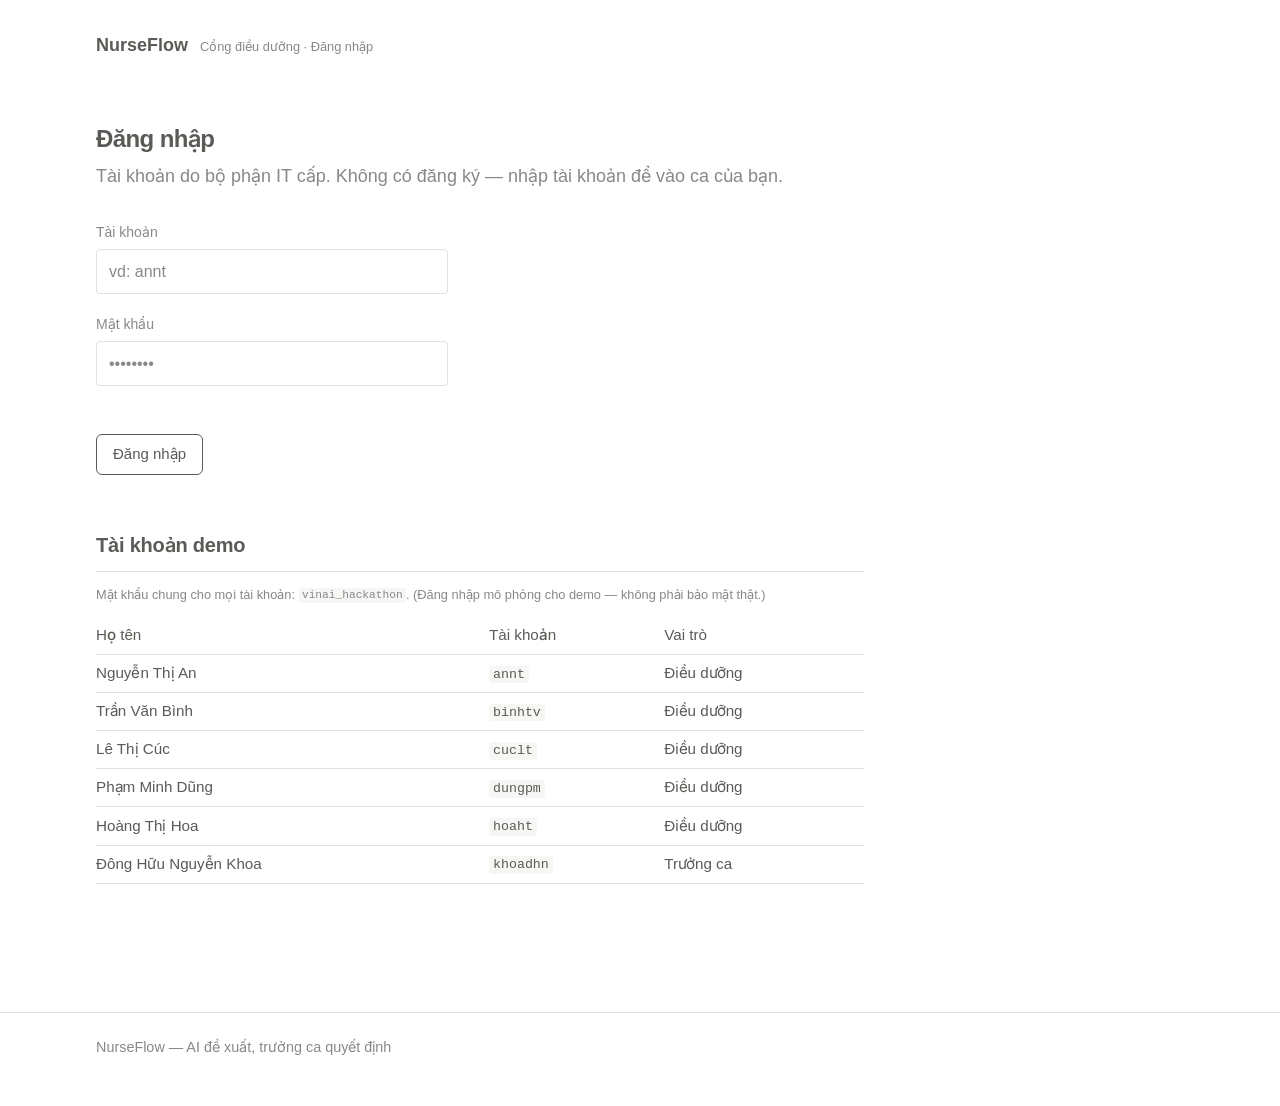
<file: design/wireframes/index.html>
<!doctype html>
<html lang="vi">
<head>
  <meta charset="utf-8">
  <meta name="viewport" content="width=device-width, initial-scale=1">
  <title>NurseFlow — Wireframes</title>
  <script>location.replace("login.html");</script>
  <link rel="stylesheet" href="https://fonts.googleapis.com/css2?family=Inter:wght@400;500;600&display=swap">
  <link rel="stylesheet" href="../../style/style.css">
  <link rel="stylesheet" href="wireframe.css">
</head>
<body>
  <header class="top">
    <div class="brand"><a href="index.html">NurseFlow</a><span class="ctx">Wireframes</span></div>
  </header>

  <main>
    <h1 class="page-h">Wireframe — cổng NurseFlow</h1>
    <p class="page-sub">Hai màn hình mô phỏng (tĩnh), dựng bằng design kit ở <code>style/</code>. Chế độ sáng.
      AI đề xuất kế hoạch; trưởng ca duyệt; điều dưỡng không tự áp dụng.</p>

    <div class="blocks">
      <div class="block-card">
        <a class="bc-main" href="nurse.html">
          <span class="bc-title">Màn hình điều dưỡng →</span>
          <p>Tổng quan nhanh · lịch ca ngang (việc song song ở hai làn) + thứ tự thao tác · chat hỏi/đề xuất. Gói gọn trong một màn hình.</p>
          <div class="bc-meta"><span>cá nhân</span><span>hỏi &amp; đề xuất</span></div>
        </a>
        <div class="pills2"><span class="pill">timeline</span><span class="pill">subtask order</span><span class="pill">chat</span></div>
      </div>
      <div class="block-card">
        <a class="bc-main" href="lead.html">
          <span class="bc-title">Màn hình trưởng ca →</span>
          <p>Tổng quan nhanh · lịch cả ca cho toàn bộ điều dưỡng · duyệt yêu cầu và gửi yêu cầu tới hệ thống.</p>
          <div class="bc-meta"><span>toàn ca</span><span>duyệt &amp; điều phối</span></div>
        </a>
        <div class="pills2"><span class="pill">gantt</span><span class="pill">duyệt</span><span class="pill">chat</span></div>
      </div>
    </div>

    <p class="note" style="margin-top:2.5rem">Tĩnh, không JavaScript — chỉ mô tả bố cục &amp; kiểu cho bạn dựng UI thật.
      Màu/khoảng cách/kiểu chữ lấy từ <code>style/style.css</code>; phần dashboard thêm ở <code>wireframe.css</code>.</p>
  </main>

  <footer>
    <div>NurseFlow — Tôi Yêu Vingroup · L3B</div>
    <div class="row"><a href="nurse.html">Điều dưỡng</a><a href="lead.html">Trưởng ca</a></div>
  </footer>
</body>
</html>
</file>
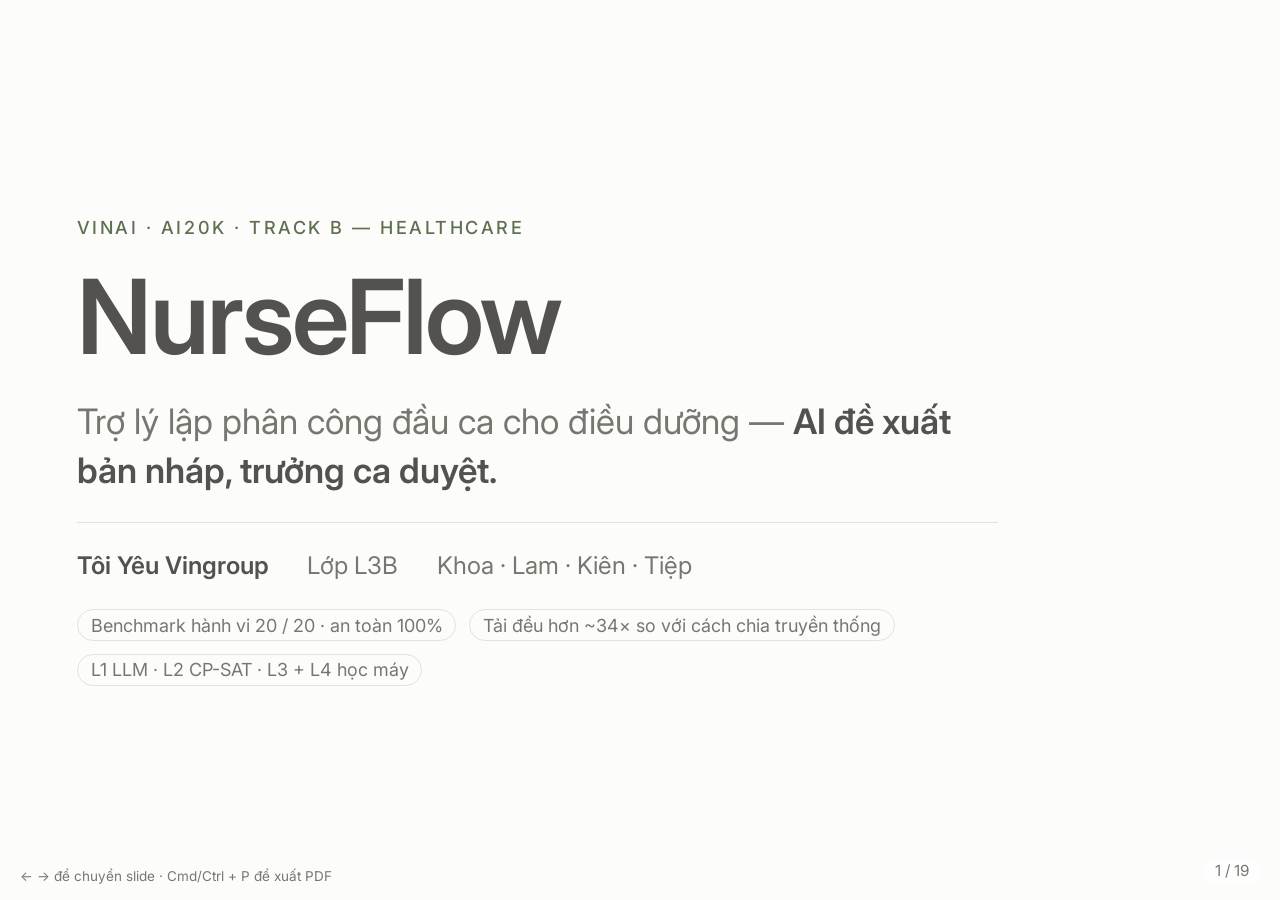
<file: docs/pitch/index.html>
<!doctype html>
<html lang="vi">
<head>
<meta charset="utf-8">
<meta name="viewport" content="width=device-width, initial-scale=1">
<title>NurseFlow — Pitch (technical)</title>
<link rel="stylesheet" href="https://fonts.googleapis.com/css2?family=Inter:wght@400;500;600&display=swap">
<style>
  /* NurseFlow pitch deck — flat/editorial, khớp style kit của web demo.
     Tự chứa, nhẹ, không thư viện. Điều hướng: ← → (hoặc click). In ra PDF: Cmd/Ctrl+P (ngang). */
  :root{
    --bg:#fcfcfb; --fg:#54524e; --muted:#78776f; --border:#e2e2de;
    --card:#fff; --accent:#8fa876; --ink:#5e7050;
  }
  *{box-sizing:border-box;}
  html,body{margin:0;height:100%;}
  body{background:#edece8; color:var(--fg); font-family:"Inter",Arial,sans-serif; font-weight:400; overflow:hidden;}
  .slide{position:absolute; inset:0; display:none; flex-direction:column; justify-content:flex-start; padding:6.5vh 6vw; background:var(--bg);}
  .slide.active{display:flex;}
  .slide.center{justify-content:center;}

  h1{font-size:6.2vh; font-weight:600; letter-spacing:-.02em; margin:0; line-height:1.05;}
  h2{font-size:4.3vh; font-weight:600; letter-spacing:-.015em; margin:0 0 .4em; line-height:1.12;}
  h3{font-size:2.7vh; font-weight:600; margin:0;}
  p{margin:0; font-size:2.5vh; line-height:1.5;}
  .eyebrow{font-size:2vh; font-weight:500; text-transform:uppercase; letter-spacing:.14em; color:var(--ink); margin:0 0 1.2em;}
  .lead{font-size:3.3vh; line-height:1.4; color:var(--muted);}
  .muted{color:var(--muted);} .ink{color:var(--ink);} .b{font-weight:600; color:var(--fg);}
  hr.hair{height:1px; background:var(--border); border:0; width:100%; margin:3vh 0;}
  .foot{margin-top:auto; display:flex; justify-content:space-between; align-items:center; gap:2vw;
        font-size:1.9vh; color:var(--muted); border-top:1px solid var(--border); padding-top:1.8vh;}

  .cards{display:grid; gap:2.2vh 1.8vw;}
  .c2{grid-template-columns:1fr 1fr;} .c3{grid-template-columns:1fr 1fr 1fr;}
  .card{border:1px solid var(--border); border-left:3px solid var(--accent); border-radius:0 12px 12px 0; padding:2.4vh 1.7vw; background:var(--card);}
  .card h3{margin-bottom:.4em;}
  .card p{font-size:2.2vh; line-height:1.4; color:var(--muted); margin-top:.3em;}
  .tag{font-size:1.8vh; font-weight:600; letter-spacing:.08em; text-transform:uppercase; color:var(--ink);}
  .pill{display:inline-block; border:1px solid var(--border); border-radius:999px; padding:.5vh 1vw; font-size:2vh; color:var(--muted);}

  .flow{display:flex; align-items:stretch; gap:.8vw;}
  .flow .step{flex:1; border:1px solid var(--border); border-top:3px solid var(--accent); border-radius:0 0 12px 12px; padding:2.2vh 1.1vw; background:var(--card); display:flex; flex-direction:column;}
  .flow .step .tag{margin-bottom:.4em;} .flow .step p{font-size:2vh; color:var(--muted); line-height:1.32;}
  .flow .arw{align-self:center; color:var(--accent); font-size:3.2vh; flex:none;}

  .clist{margin:1vh 0 0; padding-left:1.1em;} .clist li{font-size:2.2vh; line-height:1.42; margin-bottom:.8vh; color:var(--fg);}
  .ba{display:flex; flex-direction:column; gap:1.6vh; margin-top:1vh;}
  .ba .row{display:flex; align-items:center; gap:.7vw; flex-wrap:wrap;}
  .ba .lab{width:9vw; flex:none; font-size:2vh;}
  .chip{border:1px solid var(--border); border-radius:8px; padding:.8vh .9vw; font-size:2vh; white-space:nowrap; background:var(--card);}
  .chip.r1{border-left:4px solid var(--accent);} .chip.r2{border-left:4px solid var(--muted);}
  .ba .arw{color:var(--accent); font-size:2.3vh;} .ba .note{margin-left:.6vw; font-size:1.9vh;}

  /* figure slides */
  .fig{flex-direction:row; align-items:center; gap:2.6vw;}
  .fig .figwrap{flex:1.4; display:flex; align-items:center; justify-content:center; min-width:0;}
  .fig .figwrap img{width:100%; max-height:76vh; object-fit:contain; border:1px solid var(--border); border-radius:8px; background:#fff;}
  .fig .figtext{flex:1; display:flex; flex-direction:column; min-width:0;}
  .fig .figtext h2{font-size:3.6vh;}
  .fig .figtext ul{margin:1.2vh 0 0; padding-left:1.05em;}
  .fig .figtext li{font-size:2.15vh; line-height:1.4; margin-bottom:1vh;}
  .takeaway{margin-top:auto; border-left:3px solid var(--accent); padding:.4vh 0 .4vh 1vw; font-size:2.2vh; line-height:1.4;}
  .takeaway b{color:var(--ink);}
  .figrow{display:flex; gap:1.6vw; width:100%;}
  .figrow figure{margin:0; flex:1; display:flex; flex-direction:column; gap:.8vh;}
  .figrow img{width:100%; max-height:52vh; object-fit:contain; border:1px solid var(--border); border-radius:8px; background:#fff;}
  .figrow figcaption{font-size:1.9vh; color:var(--muted); text-align:center;}

  .grid-stats{display:grid; grid-template-columns:1fr 1fr; gap:2.6vh 4vw; margin-top:1vh;}
  .stat{font-size:6.6vh; font-weight:600; line-height:1; letter-spacing:-.02em;}
  .stat .u{font-size:2.5vh; color:var(--muted); font-weight:400; letter-spacing:0;}
  .statlab{font-size:2.2vh; color:var(--muted); margin-top:.4em;}
  .bars{display:flex; flex-direction:column; gap:1.5vh; margin-top:.5vh;}
  .barrow{display:grid; grid-template-columns:24vw 1fr 7vw; align-items:center; gap:1.2vw; font-size:2.2vh;}
  .bar{height:3.2vh; border-radius:5px;} .bar.base{background:var(--border);} .bar.us{background:var(--accent);}

  table{width:100%; border-collapse:collapse; font-size:2.3vh;}
  th,td{text-align:left; padding:1.3vh .9vw; border-bottom:1px solid var(--border);}
  th{font-weight:500; color:var(--muted); font-size:1.8vh; text-transform:uppercase; letter-spacing:.06em;}
  td .k{font-weight:600; color:var(--fg);}

  .counter{position:fixed; right:1.6vw; bottom:1.8vh; font-size:1.7vh; color:var(--muted); background:rgba(255,255,255,.72); padding:.4vh .8vw; border-radius:999px; z-index:10;}
  .hint{position:fixed; left:1.6vw; bottom:1.8vh; font-size:1.5vh; color:var(--muted); z-index:10;}

  @media print{
    @page{size:landscape;}
    body{overflow:visible; background:#fff;}
    .slide{position:relative; inset:auto; display:flex!important; height:100vh; page-break-after:always;}
    .counter,.hint{display:none;}
  }
</style>
</head>
<body>

<!-- 1 · Cover -->
<section class="slide center active">
  <p class="eyebrow">VinAI · AI20K · Track B — Healthcare</p>
  <h1 style="font-size:11.5vh; margin-bottom:.25em;">NurseFlow</h1>
  <p class="lead" style="font-size:3.9vh; max-width:72vw;">Trợ lý lập phân công đầu ca cho điều dưỡng — <span class="b">AI đề xuất bản nháp, trưởng ca duyệt.</span></p>
  <hr class="hair" style="max-width:72vw;">
  <div style="display:flex; gap:3vw; align-items:baseline; font-size:2.7vh;">
    <span class="b">Tôi Yêu Vingroup</span><span class="muted">Lớp L3B</span><span class="muted">Khoa · Lam · Kiên · Tiệp</span>
  </div>
  <div style="display:flex; gap:1vw; margin-top:3.2vh; flex-wrap:wrap;">
    <span class="pill">Benchmark hành vi 20 / 20 · an toàn 100%</span>
    <span class="pill">Tải đều hơn ~34× so với cách chia truyền thống</span>
    <span class="pill">L1 LLM · L2 CP-SAT · L3 + L4 học máy</span>
  </div>
</section>

<!-- 2 · Problem -->
<section class="slide">
  <p class="eyebrow">Vấn đề</p>
  <h2>Đầu mỗi ca, việc chia công việc vẫn làm bằng tay</h2>
  <p class="lead" style="margin:-.2em 0 1.5vh;">Trưởng ca phải cân nhắc kỹ năng, tải và giờ nghỉ của cả kíp trong vài phút — chủ yếu dựa vào kinh nghiệm.</p>
  <div class="cards c2">
    <div class="card"><h3>Tải lệch giữa các điều dưỡng</h3><p>Người gánh quá nhiều, người lại rảnh — ảnh hưởng chất lượng chăm sóc.</p></div>
    <div class="card"><h3>Việc giao chưa khớp kỹ năng</h3><p>Việc cần kỹ năng chuyên biệt rơi vào người chưa đủ năng lực là rủi ro trực tiếp cho người bệnh.</p></div>
    <div class="card"><h3>Giờ nghỉ khó được bảo đảm</h3><p>Muốn ai cũng có giờ nghỉ mà vẫn đủ người trực là bài toán không dễ nhẩm.</p></div>
    <div class="card"><h3>Khó giải thích, khó rà soát</h3><p>Không có căn cứ rõ ràng để trưởng ca kiểm lại nhanh một phương án.</p></div>
  </div>
  <div class="foot"><span>Áp lực này có bằng chứng từ khảo sát MatchRN và dữ liệu MIMIC — số thật, không bịa.</span></div>
</section>

<!-- 3 · Design principles -->
<section class="slide">
  <p class="eyebrow">Nguyên tắc thiết kế</p>
  <h2>Bốn nguyên tắc xuyên suốt</h2>
  <div class="cards c2" style="margin-top:1vh;">
    <div class="card"><div class="tag">01 · Người quyết định</div><h3 style="margin-top:.35em;">AI chỉ đưa bản nháp</h3><p>Trưởng ca duyệt mới áp dụng; điều dưỡng không tự thay đổi kế hoạch.</p></div>
    <div class="card"><div class="tag">02 · An toàn trước hết</div><h3 style="margin-top:.35em;">Biết từ chối, biết hỏi lại</h3><p>Không đụng tới quyết định lâm sàng; thiếu dữ liệu thì hỏi, tuyệt đối không tự điền.</p></div>
    <div class="card"><div class="tag">03 · Tối ưu làm lõi</div><h3 style="margin-top:.35em;">Đúng công cụ cho từng việc</h3><p>Bài toán xếp lịch là tối ưu tổ hợp — không nhồi tất cả vào một mạng nơ-ron.</p></div>
    <div class="card"><div class="tag">04 · Trung thực</div><h3 style="margin-top:.35em;">Số liệu và đánh giá minh bạch</h3><p>Mọi con số đều có nguồn; bộ đề đánh giá được khoá; không chỉnh kết quả cho đẹp.</p></div>
  </div>
</section>

<!-- 4 · Architecture -->
<section class="slide">
  <p class="eyebrow">Kiến trúc</p>
  <h2>Bốn tầng, mỗi tầng một việc rõ ràng</h2>
  <div class="flow" style="margin-top:2vh;">
    <div class="step"><div class="tag">Nhập ca</div><h3 style="margin:.3em 0;">Ngôn ngữ tự nhiên</h3><p>Trưởng ca mô tả kíp trực và danh sách việc.</p></div>
    <div class="arw">→</div>
    <div class="step"><div class="tag">L1 · LLM</div><h3 style="margin:.3em 0;">Điều phối</h3><p>Hiểu yêu cầu, từ chối hoặc hỏi lại, rồi gọi công cụ và giải thích.</p></div>
    <div class="arw">→</div>
    <div class="step"><div class="tag">L3 → L2</div><h3 style="margin:.3em 0;">Ước lượng → xếp lịch</h3><p>L3 điền thời lượng việc; L2 (CP-SAT) xếp lịch tối ưu và khả thi.</p></div>
    <div class="arw">→</div>
    <div class="step"><div class="tag">Kiểm & duyệt</div><h3 style="margin:.3em 0;">Bản nháp</h3><p>Validator soát 0 vi phạm kỹ năng/coverage, rồi chờ trưởng ca duyệt.</p></div>
  </div>
  <div class="foot"><span><span class="b ink">L4 · phân bậc bệnh nhân + baseline</span> chạy trên đúng ca đó, qua cùng validator, để làm mốc đối chứng.</span><span>con người trong vòng lặp</span></div>
</section>

<!-- 5 · L2 engine formulation -->
<section class="slide">
  <p class="eyebrow">Giải pháp · Engine xếp lịch (L2)</p>
  <h2>Xếp lịch là bài toán tối ưu — giải bằng CP-SAT</h2>
  <div class="cards c2" style="margin-top:1vh;">
    <div class="card">
      <div class="tag">Ràng buộc cứng — không được phạm</div>
      <ul class="clist">
        <li>Đúng kỹ năng, cấp độ và khu vực</li>
        <li>Trong cửa giờ việc &amp; khả dụng của điều dưỡng</li>
        <li>Không chồng lịch (việc + di chuyển + nghỉ)</li>
        <li>Không vượt capacity từng người</li>
        <li>Đủ coverage tối thiểu theo khu · giờ</li>
        <li>Mỗi người đúng một giờ nghỉ được bảo vệ</li>
      </ul>
    </div>
    <div class="card">
      <div class="tag">Mục tiêu mềm — theo thứ tự ưu tiên</div>
      <ul class="clist">
        <li><span class="b">1 ·</span> Hạ đỉnh tải — người bận nhất nhẹ nhất có thể</li>
        <li><span class="b">2 ·</span> Cân bằng tải đều giữa mọi người</li>
        <li><span class="b">3 ·</span> Gom việc tương thích + giảm phút di chuyển</li>
      </ul>
      <p style="font-size:2vh; color:var(--muted); margin-top:1.2vh;">Ưu tiên bậc thang: an toàn trước, rồi mới tới cân bằng và gọn lịch.</p>
    </div>
  </div>
  <div class="foot"><span>Google OR-Tools (CP-SAT) · giới hạn 10 giây · seed cố định → kết quả tất định.</span><span>Validator độc lập duyệt lại mọi bản nháp.</span></div>
</section>

<!-- 6 · Work clustering -->
<section class="slide">
  <p class="eyebrow">Giải pháp · Gom việc</p>
  <h2>Gom việc tương thích để bớt chạy qua lại</h2>
  <p class="lead" style="font-size:2.9vh; margin:-.2em 0 1.5vh; max-width:84vw;">Mỗi việc có một “nhóm tương thích” = <span class="b">(phòng · loại việc · thiết bị)</span>. Engine phạt mỗi lần đổi nhóm và mỗi phút chuyển phòng, nên việc cùng chỗ và cùng loại được xếp liền nhau.</p>
  <div class="ba">
    <div class="row">
      <span class="lab muted">Ngây thơ</span>
      <span class="chip r1">P1 · tiêm</span><span class="arw">→</span>
      <span class="chip r2">P2 · thay băng</span><span class="arw">→</span>
      <span class="chip r1">P1 · đo dấu hiệu</span><span class="arw">→</span>
      <span class="chip r2">P2 · tiêm</span>
      <span class="note muted">3 lần đổi phòng</span>
    </div>
    <div class="row">
      <span class="lab ink b">Gom việc</span>
      <span class="chip r1">P1 · tiêm</span><span class="arw">→</span>
      <span class="chip r1">P1 · đo dấu hiệu</span><span class="arw">→</span>
      <span class="chip r2">P2 · thay băng</span><span class="arw">→</span>
      <span class="chip r2">P2 · tiêm</span>
      <span class="note ink b">1 lần đổi phòng</span>
    </div>
  </div>
  <p class="takeaway" style="margin-top:3vh;">Vẫn thỏa mọi ràng buộc an toàn, nhưng <b>ít đi lại, ít chuyển ngữ cảnh</b> và tải đều hơn — đây chính là nguồn gốc của CV 0.009 và overhead thấp.</p>
  <div class="foot"><span>Khu vực: <span class="ink">▎</span> Phòng 1 &nbsp; <span class="muted">▎</span> Phòng 2</span><span>cùng cơ chế cho thiết bị và loại chăm sóc</span></div>
</section>

<!-- 7 · AI/ML brain -->
<section class="slide">
  <p class="eyebrow">Trí tuệ của hệ thống</p>
  <h2>Một bộ não gồm ba lớp, mỗi lớp một kiểu AI</h2>
  <div class="cards c3" style="margin-top:1vh;">
    <div class="card"><div class="tag">L1 · LLM</div><h3 style="margin-top:.35em;">Điều phối hội thoại</h3><p>Hiểu tiếng Việt tự nhiên, từ chối việc lâm sàng, hỏi khi thiếu và giải thích phương án. Chạy được với OpenAI, Claude, Gemini hay Ollama.</p></div>
    <div class="card"><div class="tag">L3 · Hồi quy</div><h3 style="margin-top:.35em;">Ước lượng thời lượng</h3><p>Học trên dữ liệu phòng mổ thật (Zenodo). Thực tế chạy nội trú dùng bảng tra có nguồn (Simmons) và hỏi lại khi thiếu.</p></div>
    <div class="card"><div class="tag">L4 · KMeans</div><h3 style="margin-top:.35em;">Phân bậc bệnh nhân</h3><p>Gom cụm không giám sát theo acuity + ADL + cách ly; điểm cắt bậc do dữ liệu quyết. Ship kèm quy tắc dự phòng.</p></div>
  </div>
  <div class="foot"><span>Không có dữ liệu gán nhãn workload cho bệnh nhân → chọn phương pháp trung thực (clustering + bảng tra), thay vì dựng một mô hình supervised không có nhãn.</span></div>
</section>

<!-- Data provenance -->
<section class="slide">
  <p class="eyebrow">Dữ liệu · Nguồn &amp; kiểm chứng</p>
  <h2>Mọi con số đều truy được về nguồn</h2>
  <table style="margin-top:1.5vh; font-size:2.15vh;">
    <tr><th>Nguồn</th><th>Vai trò</th><th>Giấy phép · kiểm chứng</th></tr>
    <tr><td><span class="k">Zenodo 20754938</span> — time-motion phòng mổ</td><td>Huấn luyện &amp; EDA L3</td><td>CC-BY-4.0 · MD5 78e04e… khớp, pipeline tái lập được</td></tr>
    <tr><td><span class="k">Simmons 2025</span>, Table 3 (jgs.19507)</td><td>Bảng tra thời lượng nội trú</td><td>9 dòng đối chiếu nguyên văn bài báo</td></tr>
    <tr><td><span class="k">McGill workload tool</span> (Borealis)</td><td>Phân bậc bệnh nhân L4</td><td>CC0 · MD5 52af91… · 113 item</td></tr>
    <tr><td><span class="k">MatchRN v1.0.0</span> (Zenodo 15248072)</td><td>Bằng chứng áp lực ca</td><td>MD5 của CSV / codebook / readme đều khớp</td></tr>
    <tr><td><span class="k">MIMIC-IV / eICU demo</span> (PhysioNet)</td><td>Bối cảnh lâm sàng</td><td>ODbL — chỉ giữ số thống kê, không chép dữ liệu thô</td></tr>
  </table>
  <div class="foot"><span>Giới hạn (<span class="b">not_verified</span>) của từng nguồn cũng ghi lại trong <span class="b">data/reference/preliminary_sources.json</span>.</span><span>không bịa số · không trộn nguồn</span></div>
</section>

<!-- 6 · Methodology -->
<section class="slide">
  <p class="eyebrow">Cách huấn luyện &amp; kiểm thử</p>
  <h2>Làm chặt tay, và ghi lại cả kết quả không đẹp</h2>
  <div class="cards c2" style="margin-top:1vh;">
    <div class="card"><h3>Dữ liệu thật, không cắt gọt</h3><p>2.192 lượt hoạt động của 37 điều dưỡng phòng mổ (Zenodo). Giữ nguyên toàn bộ outlier, không xóa để giảm sai số.</p></div>
    <div class="card"><h3>Đánh giá tránh rò rỉ</h3><p>Chia fold theo nhân viên (GroupKFold) và tách holdout theo thời gian — không ai vừa ở train vừa ở test.</p></div>
    <div class="card"><h3>Thử 7 mô hình</h3><p>Ba baseline median → Ridge, Random Forest, Gradient Boosting và một mạng nơ-ron (MLP). Seed cố định, cấu hình cố định.</p></div>
    <div class="card"><h3>Tách nghiên cứu khỏi sản phẩm</h3><p>Model phòng mổ chỉ để nghiên cứu (metadata <span class="b">production: false</span>). Nội trú dùng bảng tra có nguồn.</p></div>
  </div>
  <div class="foot"><span>Các slide sau là kết quả thật từ <span class="b">docs/figures/</span>.</span><span>scikit-learn · GroupKFold(5) · seed 42</span></div>
</section>

<!-- 7 · EDA 01 -->
<section class="slide fig">
  <div class="figwrap"><img src="../figures/eda_01_activity_duration.png" alt="Phân phối thời lượng và cơ cấu hoạt động điều dưỡng phòng mổ"></div>
  <div class="figtext">
    <p class="eyebrow">Dữ liệu · EDA</p>
    <h2>Thời lượng công việc lệch rất mạnh</h2>
    <ul>
      <li>Mỗi nhóm việc có trung vị và đuôi dài khác hẳn nhau — từ vài phút tới hàng trăm phút.</li>
      <li>Nhiều outlier; nhóm giữ lại tất cả để phản ánh đúng độ biến thiên.</li>
      <li>Tổng thời gian còn được bóc theo từng giờ trong ca.</li>
    </ul>
    <p class="takeaway">Không thể gán một con số chung cho mọi việc → <b>cần ước lượng theo loại việc</b>, và phải lường trước phương sai lớn.</p>
  </div>
</section>

<!-- 8 · EDA 02 -->
<section class="slide fig">
  <div class="figwrap"><img src="../figures/eda_02_hourly_and_validation.png" alt="Phân bố công việc theo giờ và kiểm chứng sai số dự đoán"></div>
  <div class="figtext">
    <p class="eyebrow">Dữ liệu · EDA</p>
    <h2>Nhu cầu dồn theo giờ</h2>
    <ul>
      <li>Việc bắt đầu dồn vào khung cao điểm (quanh 09–10h) — đúng chỗ dễ vỡ lịch và cắt giờ nghỉ.</li>
      <li>Bên phải là cách kiểm chứng sai số dự đoán trên tập đánh giá.</li>
    </ul>
    <p class="takeaway">Lịch phải bám cao điểm để bảo vệ giờ nghỉ; và <b>đánh giá phải tránh rò rỉ</b> giữa train và test.</p>
  </div>
</section>

<!-- EDA results (numbers) -->
<section class="slide">
  <p class="eyebrow">Dữ liệu · Kết quả EDA</p>
  <h2>Làm sạch minh bạch, giữ nguyên độ biến thiên</h2>
  <div style="display:flex; gap:3vw; margin-top:1.5vh; align-items:flex-start;">
    <div style="flex:1;">
      <div class="cards" style="grid-template-columns:1fr; gap:1.5vh;">
        <div class="card"><h3 style="font-size:3.4vh; color:var(--ink);">11.074 → 2.380</h3><p>segment thô → episode làm việc (bỏ 1 dòng trùng, gộp hoạt động liên tục)</p></div>
        <div class="card"><h3 style="font-size:3.4vh; color:var(--ink);">37 · 168</h3><p>nhân viên · ca-người (staff-shift) — 46 nhãn việc, 13 nhóm</p></div>
        <div class="card"><h3 style="font-size:3.4vh; color:var(--ink);">09–10h</h3><p>khung cao điểm — 331 lượt bắt đầu việc trong tuần</p></div>
      </div>
    </div>
    <div style="flex:1; display:flex; flex-direction:column;">
      <h3 style="margin-bottom:1vh;">Trung vị thời lượng theo nhóm việc</h3>
      <table style="font-size:2.1vh;">
        <tr><th>Nhóm việc</th><th>Số lượt</th><th>Trung vị</th></tr>
        <tr><td>procedure_care</td><td>430</td><td>78,5′</td></tr>
        <tr><td>break (giờ nghỉ)</td><td>188</td><td>59′</td></tr>
        <tr><td>prep_setup</td><td>480</td><td>20′</td></tr>
        <tr><td>cleanup</td><td>354</td><td>19,5′</td></tr>
        <tr><td>documentation</td><td>95</td><td>15′</td></tr>
        <tr><td>handover (bàn giao)</td><td>211</td><td>9′</td></tr>
      </table>
    </div>
  </div>
  <div class="foot"><span>840 segment thiếu giờ kết thúc ca → giữ dạng unknown, không điền bừa.</span><span>Tái lập được: checksum + seed cố định.</span></div>
</section>

<!-- 9 · L3 distribution + model comparison -->
<section class="slide">
  <p class="eyebrow">L3 · Huấn luyện</p>
  <h2>Thử cả mạng nơ-ron — baseline vẫn thắng</h2>
  <div class="figrow" style="margin-top:1.5vh;">
    <figure><img src="../figures/l3_01_duration_distribution.png" alt="Phân phối thời lượng công việc, lệch phải mạnh"><figcaption>Target lệch phải mạnh — trung vị 19′, đuôi kéo tới 423′.</figcaption></figure>
    <figure><img src="../figures/l3_02_model_comparison.png" alt="So sánh sai số của bảy mô hình ước lượng thời lượng"><figcaption>7 mô hình — không model ML/DL nào thắng median về MAE.</figcaption></figure>
  </div>
  <p class="takeaway" style="margin-top:2vh;">Dữ liệu chỉ có một feature phân loại nên mọi model hội tụ về trung bình theo hoạt động — kể cả MLP. Bài học trung thực: <b>baseline đơn giản là đủ</b>, và chúng tôi ghi lại đúng như vậy.</p>
  <div class="foot"><span>GroupKFold(5) theo nhân viên · seed 42 · giữ nguyên outlier</span></div>
</section>

<!-- 10 · L3 predictions + residuals -->
<section class="slide" style="justify-content:flex-start;">
  <p class="eyebrow">L3 · Phân tích sai số</p>
  <h2>Median đoán thiếu tổng workload</h2>
  <div class="figrow" style="margin-top:1.5vh;">
    <figure><img src="../figures/l3_03_actual_vs_predicted.png" alt="Thực tế so với dự đoán"><figcaption>Thực tế vs dự đoán — việc dài (ca mổ) bị đoán thiếu.</figcaption></figure>
    <figure><img src="../figures/l3_04_residuals.png" alt="Phân bố residual của dự đoán"><figcaption>Residual — median lệch âm một cách hệ thống.</figcaption></figure>
  </div>
  <p class="takeaway" style="margin-top:2vh;">Median thiếu ~<b>7,7 phút/lượt</b>, cộng dồn cả ca thì free time bị tính dư. Ridge kéo bias về ~0 — quan trọng cho việc <b>tính đúng giờ nghỉ</b>.</p>
  <div class="foot"><span>GroupKFold theo nhân viên · gộp 2.192 dự đoán out-of-fold</span></div>
</section>

<!-- 11 · L3 error by task type -->
<section class="slide fig">
  <div class="figwrap"><img src="../figures/l3_05_error_by_task_type.png" alt="Sai số MAE theo từng loại hoạt động"></div>
  <div class="figtext">
    <p class="eyebrow">L3 · Phân tích sai số</p>
    <h2>Sai số nằm ở việc dài, khó đoán</h2>
    <ul>
      <li>MAE lớn nhất ở Scrub Nursing, Circulating Nursing, Shift Leader — các việc dài và biến thiên mạnh.</li>
      <li>Thời lượng của chúng phụ thuộc ca mổ, mà dữ liệu không có thông tin đó.</li>
    </ul>
    <p class="takeaway">Phần khó không phải việc thường quy mà là <b>việc dài phụ thuộc bối cảnh</b> — cần thêm dữ liệu để thu hẹp.</p>
  </div>
</section>

<!-- 12 · L3 underestimate -> free time -->
<section class="slide fig">
  <div class="figwrap"><img src="../figures/l3_06_underestimate_free_time.png" alt="Ảnh hưởng của đánh giá thiếu tới quỹ giờ nghỉ"></div>
  <div class="figtext">
    <p class="eyebrow">L3 · Ý nghĩa thiết kế</p>
    <h2>Đoán thiếu thời lượng → đe doạ giờ nghỉ</h2>
    <ul>
      <li>Mô phỏng: nếu ước lượng thiếu, xác suất quỹ nghỉ còn &lt; 30 phút tăng vọt.</li>
      <li>Estimator có bias ~0 (Ridge) an toàn hơn median ở mọi mức kế hoạch.</li>
    </ul>
    <p class="takeaway">Chọn mô hình phải nhìn <b>bias ở mức tổng cả ca</b>, không chỉ MAE từng việc — để bảo vệ giờ nghỉ.</p>
  </div>
</section>

<!-- 13 · L4 clusters -->
<section class="slide fig">
  <div class="figwrap"><img src="../figures/l4_patient_clusters.png" alt="Silhouette, phân bố điểm workload và bản đồ bậc bệnh nhân từ KMeans"></div>
  <div class="figtext">
    <p class="eyebrow">L4 · Phân bậc bệnh nhân</p>
    <h2>KMeans tìm bậc tải từ dữ liệu</h2>
    <ul>
      <li>Không có nhãn workload → gom cụm <span class="b">không giám sát</span> trên điểm acuity + ADL + cách ly.</li>
      <li>Silhouette chọn số cụm; điểm cắt giữa các bậc do dữ liệu quyết, không chọn tay.</li>
      <li>Ship kèm quy tắc dự phòng nên chạy được cả khi thiếu thư viện.</li>
    </ul>
    <p class="takeaway">Dùng clustering trung thực <b>thay vì bịa</b> một mô hình supervised khi không có nhãn.</p>
  </div>
</section>

<!-- 14 · Results -->
<section class="slide">
  <p class="eyebrow">Kết quả</p>
  <h2>Số đo được, không phải tính từ</h2>
  <div class="grid-stats">
    <div>
      <div class="stat">17 → <span class="ink">20</span>/20 <span class="u">(100%)</span></div>
      <div class="statlab">Benchmark hội thoại (gemini-flash-lite) sau một vòng cải tiến L1 · an toàn kỹ năng 100% · từ chối đúng 100%</div>
    </div>
    <div>
      <div class="stat">182 <span class="u">test pass</span></div>
      <div class="statlab">Toàn bộ unit/integration test của 4 tầng đều xanh</div>
    </div>
  </div>
  <h3 style="margin:2.6vh 0 1vh;">Cân bằng tải (CV — càng thấp càng đều), trên cùng một ca</h3>
  <div class="bars">
    <div class="barrow"><span class="muted">Truyền thống · chia theo đầu bệnh nhân</span><div class="bar base" style="width:86%;"></div><span>0.309</span></div>
    <div class="barrow"><span class="muted">Truyền thống · theo acuity</span><div class="bar base" style="width:100%;"></div><span>0.357</span></div>
    <div class="barrow"><span class="b">NurseFlow · CP-SAT</span><div class="bar us" style="width:2.5%;"></div><span class="ink b">0.009</span></div>
  </div>
  <div class="foot"><span>Đều hơn ~34× · 0 vi phạm kỹ năng và coverage (validator)</span><span>ca demo: 5 điều dưỡng · 20 bệnh nhân · 24 việc</span></div>
</section>

<!-- 15 · Demo handoff -->
<section class="slide center">
  <p class="eyebrow">Demo trực tiếp</p>
  <h2 style="font-size:5.2vh;">Mời xem trên cổng web</h2>
  <div class="cards c3" style="margin:2vh 0 2.8vh;">
    <div class="card"><h3>Đăng nhập theo vai</h3><p>Điều dưỡng chỉ thấy ca của mình; trưởng ca thấy cả kíp.</p></div>
    <div class="card"><h3>AI tự giải thích</h3><p>Lời giải thích kế hoạch bằng tiếng Việt, từ model thật.</p></div>
    <div class="card"><h3>Trưởng ca duyệt</h3><p>Mọi thay đổi là bản nháp chờ duyệt — không tự áp dụng.</p></div>
  </div>
  <p class="lead" style="font-size:3.5vh; color:var(--fg);"><span class="b">AI đề xuất, trưởng ca quyết định</span> — điều dưỡng không tự áp dụng.</p>
  <p class="eyebrow" style="margin:2.2vh 0 0; color:var(--muted);">→ Chuyển sang trình duyệt: design/wireframes/login.html</p>
</section>

<div class="counter">1 / 19</div>
<div class="hint">← → để chuyển slide · Cmd/Ctrl + P để xuất PDF</div>

<script>
  var slides = [].slice.call(document.querySelectorAll('.slide'));
  var i = 0, counter = document.querySelector('.counter');
  function show(n){
    i = Math.max(0, Math.min(slides.length - 1, n));
    slides.forEach(function(s, k){ s.classList.toggle('active', k === i); });
    counter.textContent = (i + 1) + ' / ' + slides.length;
    try { location.hash = 's' + (i + 1); } catch (e) {}
  }
  addEventListener('keydown', function(e){
    if (['ArrowRight',' ','PageDown','Enter'].indexOf(e.key) > -1){ show(i + 1); e.preventDefault(); }
    else if (['ArrowLeft','PageUp'].indexOf(e.key) > -1){ show(i - 1); e.preventDefault(); }
    else if (e.key === 'Home'){ show(0); } else if (e.key === 'End'){ show(slides.length - 1); }
  });
  addEventListener('click', function(e){ if (!e.target.closest('a')) show(i + 1); });
  var m = /s(\d+)/.exec(location.hash); show(m ? (+m[1] - 1) : 0);
</script>
</body>
</html>
</file>
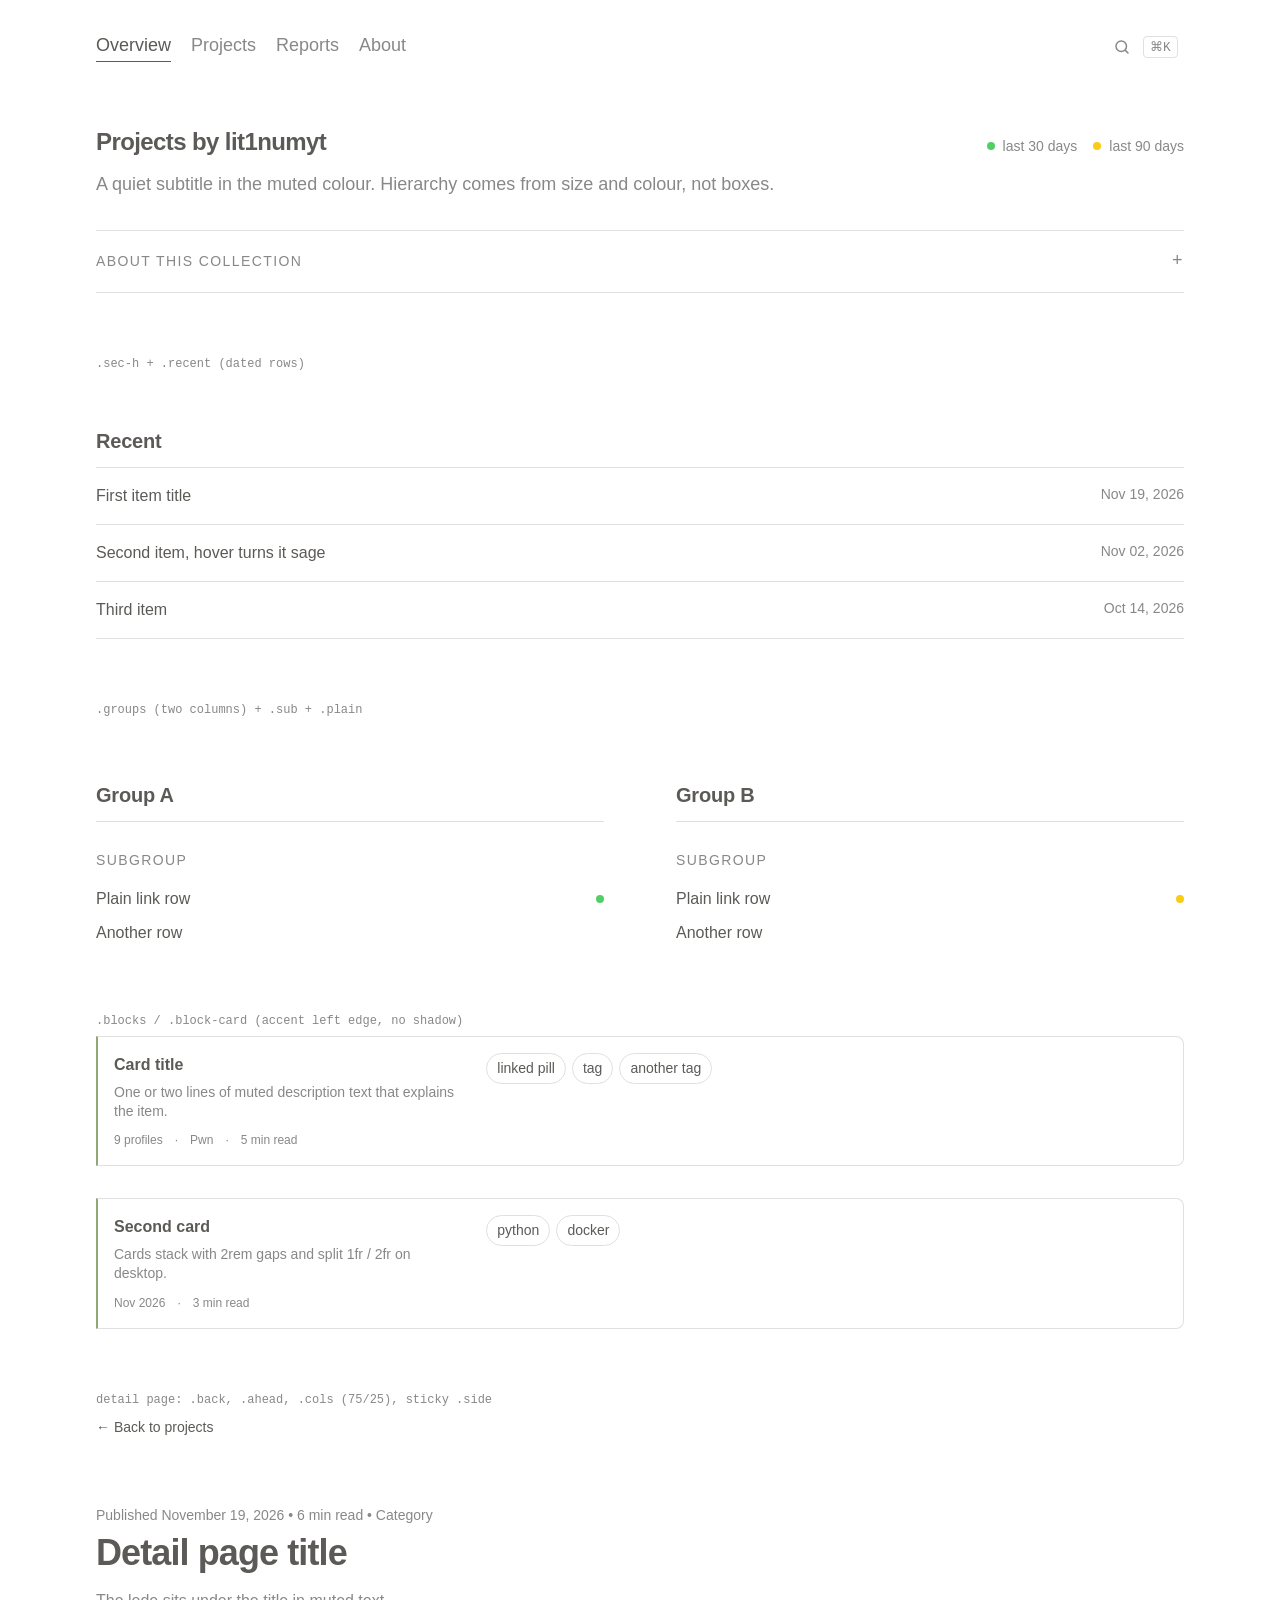
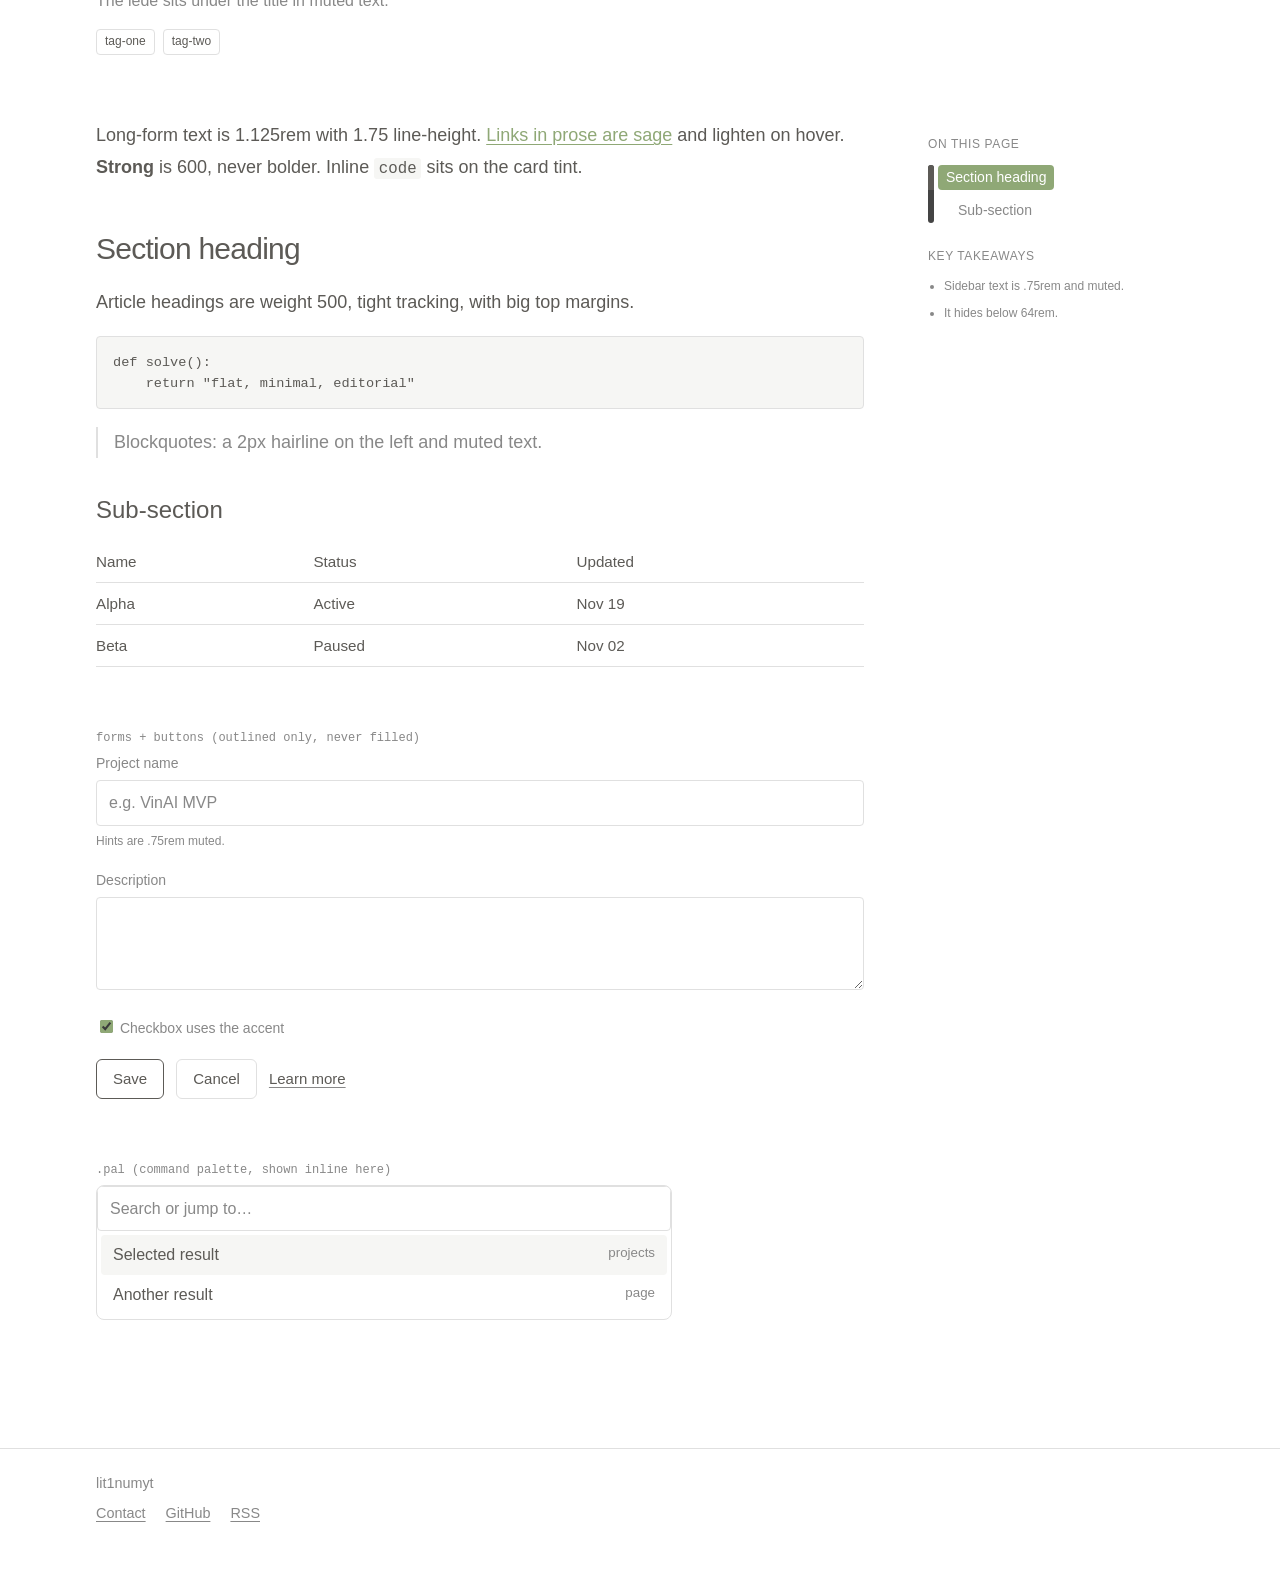
<file: style/example.html>
<!doctype html>
<html lang="en">
<head>
  <meta charset="utf-8">
  <meta name="viewport" content="width=device-width, initial-scale=1">
  <title>Style Reference</title>
  <link rel="stylesheet" href="https://fonts.googleapis.com/css2?family=Inter:wght@400;500;600&display=swap">
  <link rel="stylesheet" href="style.css">
  <style>
    /* page-only helper: label each specimen */
    .spec { font: .75rem var(--font-mono); color: var(--muted); margin: 4rem 0 .5rem; }
    .demo-pal { position: static; background: none; padding: 0; justify-content: flex-start; }
  </style>
</head>
<body>
  <!-- Header: text nav left, search right. No logo, no bar background. -->
  <header class="top">
    <nav aria-label="Primary">
      <a href="#" aria-current="page">Overview</a><a href="#">Projects</a><a href="#">Reports</a><a href="#">About</a>
    </nav>
    <button class="search" aria-label="Open search">
      <svg width="18" height="18" viewBox="0 0 24 24" fill="none" stroke="currentColor" stroke-width="2" stroke-linecap="round" aria-hidden="true"><circle cx="11" cy="11" r="7"/><path d="m20 20-3.5-3.5"/></svg>
      <span class="kbd">⌘K</span>
    </button>
  </header>

  <main class="wide">
    <!-- List page opening: small heading, muted subtitle, optional legend -->
    <div class="headrow">
      <h1 class="page-h">Projects by lit1numyt</h1>
      <p class="legend"><span><i class="dot recent"></i>last 30 days</span><span><i class="dot fresh"></i>last 90 days</span></p>
    </div>
    <p class="page-sub">A quiet subtitle in the muted colour. Hierarchy comes from size and colour, not boxes.</p>

    <details class="about"><summary>About this collection</summary><p>Accordion: hairlines above and below, uppercase eyebrow, +/− on the right.</p></details>

    <p class="spec">.sec-h + .recent (dated rows)</p>
    <h2 class="sec-h">Recent</h2>
    <ol class="recent">
      <li><a href="#"><span>First item title</span><time>Nov 19, 2026</time></a></li>
      <li><a href="#"><span>Second item, hover turns it sage</span><time>Nov 02, 2026</time></a></li>
      <li><a href="#"><span>Third item</span><time>Oct 14, 2026</time></a></li>
    </ol>

    <p class="spec">.groups (two columns) + .sub + .plain</p>
    <div class="groups">
      <section><h2 class="sec-h">Group A</h2><h3 class="sub">Subgroup</h3>
        <ul class="plain"><li><a href="#"><span>Plain link row</span><i class="dot recent"></i></a></li><li><a href="#"><span>Another row</span></a></li></ul></section>
      <section><h2 class="sec-h">Group B</h2><h3 class="sub">Subgroup</h3>
        <ul class="plain"><li><a href="#"><span>Plain link row</span><i class="dot fresh"></i></a></li><li><a href="#"><span>Another row</span></a></li></ul></section>
    </div>

    <p class="spec">.blocks / .block-card (accent left edge, no shadow)</p>
    <div class="blocks">
      <div class="block-card">
        <a class="bc-main" href="#"><span class="bc-title">Card title</span><p>One or two lines of muted description text that explains the item.</p>
          <div class="bc-meta"><span>9 profiles</span><span>Pwn</span><span>5 min read</span></div></a>
        <div class="pills2"><a class="pill" href="#">linked pill</a><span class="pill">tag</span><span class="pill">another tag</span></div>
      </div>
      <div class="block-card">
        <a class="bc-main" href="#"><span class="bc-title">Second card</span><p>Cards stack with 2rem gaps and split 1fr / 2fr on desktop.</p>
          <div class="bc-meta"><span>Nov 2026</span><span>3 min read</span></div></a>
        <div class="pills2"><span class="pill">python</span><span class="pill">docker</span></div>
      </div>
    </div>

    <p class="spec">detail page: .back, .ahead, .cols (75/25), sticky .side</p>
    <a class="back" href="#">← Back to projects</a>
    <header class="ahead">
      <p class="meta">Published November 19, 2026 • 6 min read • Category</p>
      <h1>Detail page title</h1>
      <p class="lede">The lede sits under the title in muted text.</p>
      <ul class="pills"><li>tag-one</li><li>tag-two</li></ul>
    </header>
    <div class="cols">
      <article>
        <p>Long-form text is 1.125rem with 1.75 line-height. <a href="#">Links in prose are sage</a> and lighten on hover. <strong>Strong</strong> is 600, never bolder. Inline <code>code</code> sits on the card tint.</p>
        <h2 id="s1">Section heading</h2>
        <p>Article headings are weight 500, tight tracking, with big top margins.</p>
        <pre><code>def solve():
    return "flat, minimal, editorial"</code></pre>
        <blockquote>Blockquotes: a 2px hairline on the left and muted text.</blockquote>
        <h3 id="s2">Sub-section</h3>
        <div class="scroll"><table><thead><tr><th>Name</th><th>Status</th><th>Updated</th></tr></thead>
          <tbody><tr><td>Alpha</td><td>Active</td><td>Nov 19</td></tr><tr><td>Beta</td><td>Paused</td><td>Nov 02</td></tr></tbody></table></div>
      </article>
      <aside class="side"><div class="sticky">
        <nav aria-label="On this page"><p class="side-label">On this page</p>
          <div class="toc"><div class="track" aria-hidden="true"><div class="prog" style="height:0"></div><div class="ind" style="top:0;height:1.6rem"></div></div>
            <ul><li><a class="on" href="#s1">Section heading</a></li><li style="padding-left:.75rem"><a href="#s2">Sub-section</a></li></ul></div></nav>
        <section><p class="side-label">Key takeaways</p><ul><li>Sidebar text is .75rem and muted.</li><li>It hides below 64rem.</li></ul></section>
      </div></aside>
    </div>

    <p class="spec">forms + buttons (outlined only, never filled)</p>
    <form style="max-width:var(--width)" onsubmit="return false">
      <div class="field"><label for="n">Project name</label><input id="n" placeholder="e.g. VinAI MVP"><p class="hint">Hints are .75rem muted.</p></div>
      <div class="field"><label for="d">Description</label><textarea id="d" rows="3"></textarea></div>
      <div class="field"><label><input type="checkbox" checked> Checkbox uses the accent</label></div>
      <div style="display:flex;gap:.75rem;align-items:center">
        <button class="btn primary">Save</button><button class="btn">Cancel</button><button class="btn link" type="button">Learn more</button>
      </div>
    </form>

    <p class="spec">.pal (command palette, shown inline here)</p>
    <div class="pal-back demo-pal"><div class="pal" role="dialog" aria-label="Search">
      <input placeholder="Search or jump to…">
      <ul role="listbox"><li role="option" aria-selected="true"><span>Selected result</span><small>projects</small></li>
        <li role="option" aria-selected="false"><span>Another result</span><small>page</small></li></ul>
    </div></div>
  </main>

  <footer><div>lit1numyt</div><div class="row"><a href="#">Contact</a><a href="#">GitHub</a><a href="#">RSS</a></div></footer>
</body>
</html>
</file>
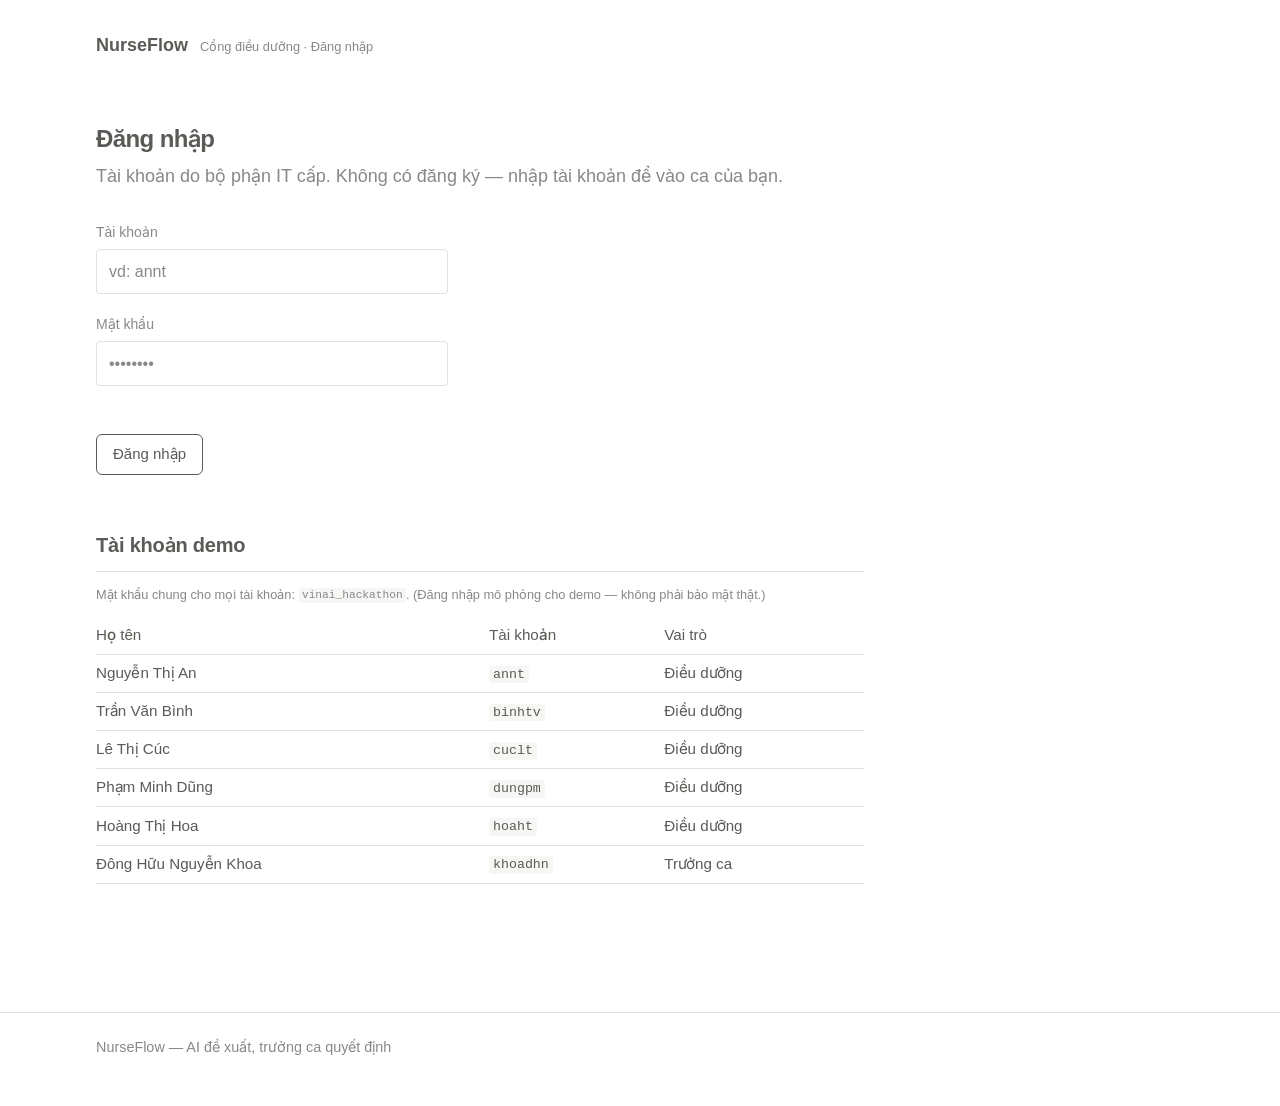
<file: design/wireframes/login.html>
<!doctype html>
<html lang="vi">
<head>
  <meta charset="utf-8">
  <meta name="viewport" content="width=device-width, initial-scale=1">
  <title>NurseFlow — Đăng nhập</title>
  <link rel="stylesheet" href="https://fonts.googleapis.com/css2?family=Inter:wght@400;500;600&display=swap">
  <link rel="stylesheet" href="../../style/style.css">
  <link rel="stylesheet" href="wireframe.css">
</head>
<body>
  <header class="top">
    <div class="brand"><a href="login.html">NurseFlow</a><span class="ctx">Cổng điều dưỡng · Đăng nhập</span></div>
  </header>

  <main>
    <h1 class="page-h">Đăng nhập</h1>
    <p class="page-sub">Tài khoản do bộ phận IT cấp. Không có đăng ký — nhập tài khoản để vào ca của bạn.</p>

    <form id="loginform" style="max-width:22rem" autocomplete="off">
      <div class="field">
        <label for="u">Tài khoản</label>
        <input id="u" placeholder="vd: annt" aria-label="Tài khoản">
      </div>
      <div class="field">
        <label for="p">Mật khẩu</label>
        <input id="p" type="password" placeholder="••••••••" aria-label="Mật khẩu">
      </div>
      <p id="err" class="hint" style="color:var(--accent);min-height:1rem"></p>
      <button class="btn primary" type="submit">Đăng nhập</button>
    </form>

    <h2 class="sec-h">Tài khoản demo</h2>
    <p class="note">Mật khẩu chung cho mọi tài khoản: <code>vinai_hackathon</code>. (Đăng nhập mô phỏng cho demo — không phải bảo mật thật.)</p>
    <div class="scroll"><table>
      <thead><tr><th>Họ tên</th><th>Tài khoản</th><th>Vai trò</th></tr></thead>
      <tbody id="acctrows"></tbody>
    </table></div>
  </main>

  <footer><div>NurseFlow — AI đề xuất, trưởng ca quyết định</div></footer>

  <script src="accounts.js"></script>
  <script>
    (function () {
      var accounts = window.NURSEFLOW_ACCOUNTS || [];
      var ROLE = { nurse: "Điều dưỡng", lead: "Trưởng ca" };
      // Bảng gợi ý tài khoản
      document.getElementById("acctrows").innerHTML = accounts.map(function (a) {
        return "<tr><td>" + a.name + "</td><td><code>" + a.username + "</code></td><td>" +
          (ROLE[a.role] || a.role) + "</td></tr>";
      }).join("");
      // Đăng nhập
      document.getElementById("loginform").addEventListener("submit", async function (e) {
        e.preventDefault();
        var u = document.getElementById("u").value.trim().toLowerCase();
        var p = document.getElementById("p").value;
        var err = document.getElementById("err");
        var submit = e.currentTarget.querySelector("button");
        submit.disabled = true;
        err.textContent = "";
        try {
          var response = await fetch("/api/login", {
            method: "POST",
            headers: {"Content-Type": "application/json"},
            body: JSON.stringify({username: u, password: p})
          });
          var data = await response.json();
          if (!response.ok) { err.textContent = data.message; return; }
          location.replace(data.user.role === "lead" ? "lead.html" : "nurse.html");
        } catch (error) {
          err.textContent = "Chưa kết nối được máy chủ demo.";
        } finally {
          submit.disabled = false;
        }
      });
    })();
  </script>
</body>
</html>
</file>
<file: style/style.css>
/* lit1-lab style kit: tokens, base and components, framework-agnostic.
   Extracted from app/globals.css with overrides resolved to their final values.
   Font: load Inter (e.g. Google Fonts "Inter" or @fontsource-variable/inter); Helvetica Neue is used where installed.
   See STYLE.md for the rules behind every value. */

/* ── 1. Tokens ─────────────────────────────────────────────── */
:root {
  --background: #fff;
  --foreground: #5c5a56;   /* warm grey-brown body text, never pure black */
  --muted: #888;           /* meta, dates, captions, inactive nav, labels */
  --muted-light: #444;     /* TOC track */
  --border: #e0e0e0;       /* every hairline */
  --card: #f6f6f4;         /* subtle surface: code, selected rows */
  --accent: #8fa876;       /* sage: hover / active / emphasis only */
  --highlight: #a8c090;    /* hover of accent-coloured links */
  --dot-recent: #51cf66;
  --dot-fresh: #facc15;

  --font-sans: "Inter Variable", "Inter", system-ui, sans-serif;
  --font-display: "Helvetica Neue", Helvetica, var(--font-sans);
  --font-mono: ui-monospace, SFMono-Regular, Menlo, Monaco, Consolas, "Liberation Mono", "Courier New", monospace;

  --width: 48rem;          /* prose / narrow page cap */
  --gutter: 1.25rem;
  --radius-xs: 2px; --radius-sm: 4px; --radius-md: 6px; --radius-lg: 8px; --radius-full: 999px;
  --ease: 150ms;
}
@media (prefers-color-scheme: dark) {
  :root { --background: #1a1a1a; --foreground: #e0e0e0; --border: #333; --card: #232322; }
}

/* ── 2. Base ───────────────────────────────────────────────── */
* { box-sizing: border-box; }
html { -webkit-text-size-adjust: 100%; }
body {
  margin: 0; background: var(--background); color: var(--foreground);
  font: 1rem/1.5 var(--font-display); font-feature-settings: "kern" 1, "liga" 1; -webkit-font-smoothing: antialiased;
}
main, header.top, footer { padding-left: 1.5rem; padding-right: 1.5rem; }
main { padding-top: 2rem; padding-bottom: 3rem; }
@media (min-width: 48rem) { main, header.top, footer { padding-left: 3rem; padding-right: 3rem; } }
@media (min-width: 64rem) { main, header.top, footer { padding-left: 6rem; padding-right: 6rem; } }
main:not(.wide) > *, footer > * { max-width: var(--width); }   /* <main class="wide"> = full width */

a { color: inherit; text-decoration-color: var(--muted); text-underline-offset: 3px; }
a:hover { text-decoration-color: currentColor; }
:focus-visible { outline: 2px solid var(--accent); outline-offset: 2px; border-radius: 2px; }
::selection { background: var(--accent); color: #1a1a1a; }

h1 { font-size: 2.25rem; line-height: 1.11; letter-spacing: -.025em; margin: 2rem 0 .75rem; font-weight: 600; }
h2 { font-size: 1.4rem; line-height: 1.3; margin: 2.5rem 0 .75rem; letter-spacing: -.01em; font-weight: 600; }
h3 { font-size: 1.1rem; margin: 1.75rem 0 .5rem; font-weight: 600; }
@media (max-width: 480px) { h1 { font-size: 1.875rem; } }

.lede { color: var(--muted); font-size: 1.125rem; line-height: 1.55; margin: 0 0 1.5rem; }
.meta { color: var(--muted); font-size: .875rem; margin: .25rem 0 0; }
code { font: .875em var(--font-mono); background: var(--card); padding: .1em .3em; border-radius: 3px; }
pre { background: var(--card); border: 1px solid var(--border); border-radius: var(--radius-sm); padding: .9rem 1rem; overflow-x: auto; font-size: .85rem; line-height: 1.55; }
pre code { background: none; padding: 0; font-size: inherit; }
.scroll { overflow-x: auto; }
table { border-collapse: collapse; font-size: .95rem; width: 100%; }
th, td { text-align: left; padding: .45rem .75rem .45rem 0; border-bottom: 1px solid var(--border); }
th { font-weight: 500; }
img { max-width: 100%; height: auto; }
figure { margin: 1.1rem 0; } figcaption { color: var(--muted); font-size: .85rem; margin-top: .4rem; }
details { margin: 1.5rem 0; } summary { cursor: pointer; font-weight: 600; }

@media (prefers-reduced-motion: reduce) {
  * { transition: none !important; animation: none !important; scroll-behavior: auto !important; }
}

/* ── 3. Header, nav, search, footer ───────────────────────── */
.top { display: flex; justify-content: space-between; align-items: center; padding-top: 2rem; gap: 1rem; }
.top nav { display: flex; gap: 1.25rem; flex-wrap: wrap; }
.top nav a { text-decoration: none; color: var(--muted); font-size: 1.125rem; padding-bottom: 2px; transition: color var(--ease); }
.top nav a:hover { color: var(--foreground); }
.top nav a[aria-current] { color: var(--foreground); border-bottom: 1px solid var(--foreground); }

.search { display: flex; align-items: center; gap: .75rem; background: none; border: 0; color: var(--muted); cursor: pointer; font: inherit; }
.kbd { font: .8rem var(--font-mono); border: 1px solid var(--border); border-radius: var(--radius-sm); padding: .1rem .4rem; }

footer { margin-top: 5rem; padding-top: 1.5rem; padding-bottom: 3rem; color: var(--muted); font-size: .9rem; border-top: 1px solid var(--border); }
footer .row { display: flex; gap: 1.25rem; flex-wrap: wrap; margin-top: .5rem; }

/* ── 4. Page headings, labels, sections ───────────────────── */
.page-h { font-size: 1.5rem; line-height: 1.33; font-weight: 600; letter-spacing: -.025em; margin: 2rem 0 .5rem; }
.page-sub { font-size: 1.125rem; color: var(--muted); margin: 0 0 2rem; }
.headrow { display: flex; justify-content: space-between; align-items: baseline; gap: 1rem; flex-wrap: wrap; }
.sec-h { font-size: 1.25rem; line-height: 1.4; font-weight: 600; margin: 3.5rem 0 0; padding-bottom: .75rem; border-bottom: 1px solid var(--border); }
.sub { font-size: .875rem; font-weight: 400; text-transform: uppercase; letter-spacing: .1em; color: var(--muted); margin: 1.75rem 0 .75rem; }
.side-label { font-size: .75rem; font-weight: 500; color: var(--muted); text-transform: uppercase; letter-spacing: .05em; margin: 0 0 .75rem; }

/* status dots + legend */
.legend { display: flex; gap: 1rem; font-size: .875rem; color: var(--muted); }
.legend span { display: flex; align-items: center; gap: .5rem; }
.dot { display: inline-block; width: .5rem; height: .5rem; border-radius: 50%; flex-shrink: 0; }
.dot.recent { background: var(--dot-recent); } .dot.fresh { background: var(--dot-fresh); }

/* accordion with +/− */
.about { margin: 2rem 0; border-top: 1px solid var(--border); border-bottom: 1px solid var(--border); }
.about summary { list-style: none; display: flex; justify-content: space-between; padding: 1.25rem 0; font-size: .875rem; font-weight: 400; text-transform: uppercase; letter-spacing: .1em; color: var(--muted); }
.about summary::-webkit-details-marker { display: none; }
.about summary::after { content: "+"; font-size: 1.125rem; line-height: 1; }
.about[open] summary::after { content: "−"; }
.about p { margin-top: 0; padding-bottom: 1.25rem; color: var(--muted); }

/* ── 5. Lists ──────────────────────────────────────────────── */
.recent, .plain { list-style: none; padding: 0; margin: 0; }
.recent li { border-bottom: 1px solid var(--border); }
.recent li a { display: flex; justify-content: space-between; gap: 1rem; padding: 1rem 0; text-decoration: none; transition: color var(--ease); }
.recent li a:hover { color: var(--accent); }
.recent time { color: var(--muted); font-size: .875rem; white-space: nowrap; }

.plain a { display: flex; justify-content: space-between; align-items: center; gap: 1rem; padding: .3rem 0; text-decoration: none; transition: color var(--ease); }
.plain a:hover { color: var(--accent); }

.groups { display: grid; gap: 0 4.5rem; }
@media (min-width: 48rem) { .groups { grid-template-columns: 1fr 1fr; } }

/* ── 6. Cards and pills ───────────────────────────────────── */
.blocks { display: flex; flex-direction: column; gap: 2rem; }
.block-card {
  padding: 1rem; border: 1px solid var(--border); border-left: 2px solid var(--accent);
  border-radius: 0 var(--radius-lg) var(--radius-lg) 0; display: grid; grid-template-columns: 1fr; gap: 1rem;
}
@media (min-width: 48rem) { .block-card { grid-template-columns: 1fr 2fr; gap: 2rem; } }
.bc-main { display: block; text-decoration: none; transition: color var(--ease); }
.bc-main:hover { color: var(--accent); }
.bc-title { font-weight: 600; font-size: 1rem; }
.bc-main p { font-size: .875rem; line-height: 1.375; color: var(--muted); margin: .375rem 0 0; }
.bc-meta { display: flex; align-items: center; gap: .75rem; margin-top: .625rem; font-size: .75rem; color: var(--muted); }
.bc-meta span + span::before { content: "·"; margin-right: .75rem; }

.pills2 { display: flex; flex-wrap: wrap; gap: .375rem; align-content: flex-start; }
.pill { font-size: .875rem; padding: .25rem .625rem; border: 1px solid var(--border); border-radius: var(--radius-full); text-decoration: none; transition: all var(--ease); }
a.pill:hover, button.pill:hover { border-color: var(--accent); color: var(--accent); }

.pills { list-style: none; display: flex; flex-wrap: wrap; gap: .5rem; padding: 0; margin: 1rem 0 0; }
.pills li { border: 1px solid var(--border); border-radius: var(--radius-sm); padding: .25rem .5rem; font-size: .75rem; line-height: 1.33; }

/* ── 7. Detail page: header + 75/25 split with sticky sidebar ── */
.back { display: inline-block; margin: 0 0 4rem; font-size: .875rem; line-height: 1.43; text-decoration: none; }
.back:hover { text-decoration: underline; }
.ahead { margin-bottom: 2rem; }
.ahead .meta { font-size: .875rem; line-height: 1.43; }
.ahead h1 { font-size: 2.25rem; font-weight: 600; line-height: 1.11; margin: .5rem 0 1rem; }
.ahead .lede { font-size: 1rem; line-height: 1.5; margin-bottom: 0; }
@media (min-width: 64rem) { .ahead { width: 75%; margin-bottom: 3rem; } }
@media (max-width: 40rem) { .ahead h1 { font-size: 1.875rem; } }

.cols { display: flex; flex-direction: column; gap: 2rem; }
@media (min-width: 64rem) { .cols { flex-direction: row; gap: 4rem; } }
.cols > article, .cols > .content { width: 100%; min-width: 0; }
@media (min-width: 64rem) { .cols > article, .cols > .content { width: 75%; } }

.side { display: none; }
@media (min-width: 64rem) { .side { display: block; width: 25%; } }
.side .sticky { position: sticky; top: 3rem; margin-top: 2rem; display: flex; flex-direction: column; gap: 1.5rem; font-size: .875rem; }
.side section ul { list-style: disc; padding-left: 1rem; margin: 0; display: flex; flex-direction: column; gap: .5rem; }
.side section li, .side section p:not(.side-label) { font-size: .75rem; line-height: 1.625; color: var(--muted); }

/* long-form reading text */
article { line-height: 1.625; }
main.wide article { font-size: 1.125rem; line-height: 1.75; }
article :is(p, ul, ol, blockquote, figure, pre) { margin: 1.1rem 0; }
article a { color: var(--accent); text-decoration-color: var(--accent); }
article a:hover { color: var(--highlight); }
article h2 { font-size: 1.875rem; line-height: 1.2; font-weight: 500; letter-spacing: -.025em; margin: 3rem 0 1.25rem; }
article h3 { font-size: 1.5rem; line-height: 1.3; font-weight: 500; margin: 2.25rem 0 1rem; }
article h4 { font-size: 1.25rem; font-weight: 500; margin: 1.75rem 0 .75rem; }
article ul, article ol { padding-left: 1.5rem; }
article strong { font-weight: 600; color: var(--foreground); }
article blockquote { border-left: 2px solid var(--border); padding-left: 1rem; margin-left: 0; color: var(--muted); }
article img { display: block; border-radius: var(--radius-xs); }

/* sidebar table of contents with progress track */
.toc { display: flex; gap: .75rem; }
.toc ul { list-style: none; padding: 0; margin: 0; min-width: 0; display: flex; flex-direction: column; gap: .5rem; position: relative; }
.track { position: relative; width: .375rem; flex-shrink: 0; border-radius: var(--radius-full); background: var(--muted-light); overflow: hidden; }
.track .prog { position: absolute; top: 0; width: 100%; background: var(--accent); opacity: .3; transition: all var(--ease); }
.track .ind { position: absolute; width: 100%; background: var(--foreground); transition: all var(--ease); }
.toc a { display: block; padding: .125rem .5rem; margin: 0 -.5rem; border-radius: .25rem; color: var(--muted); text-decoration: none; overflow-wrap: anywhere; transition: color var(--ease); }
.toc a:hover { color: var(--foreground); }
.toc a.on { background: var(--accent); color: #fff; font-weight: 500; }

/* ── 8. Command palette (⌘K) ──────────────────────────────── */
.pal-back { position: fixed; inset: 0; background: rgba(0,0,0,.5); display: flex; justify-content: center; align-items: flex-start; padding: 12vh var(--gutter) 0; z-index: 50; }
.pal { width: 100%; max-width: 36rem; background: var(--background); border: 1px solid var(--border); border-radius: var(--radius-lg); overflow: hidden; }
.pal input { width: 100%; border: 0; border-bottom: 1px solid var(--border); background: none; color: inherit; font: 1rem var(--font-display); padding: .9rem 1rem; outline: none; }
.pal ul { list-style: none; margin: 0; padding: .25rem; max-height: 50vh; overflow-y: auto; }
.pal li { display: flex; justify-content: space-between; gap: 1rem; padding: .5rem .75rem; border-radius: var(--radius-sm); cursor: pointer; }
.pal li[aria-selected="true"] { background: var(--card); }
.pal li small { color: var(--muted); }

/* ── 9. Forms and buttons (extension: not on the site yet, same rules) ── */
label { display: block; font-size: .875rem; color: var(--muted); margin-bottom: .375rem; }
input:not([type=checkbox]):not([type=radio]), select, textarea {
  width: 100%; font: inherit; color: inherit; background: transparent;
  border: 1px solid var(--border); border-radius: var(--radius-sm); padding: .6rem .75rem; transition: border-color var(--ease);
}
input:hover, select:hover, textarea:hover { border-color: var(--muted); }
input::placeholder, textarea::placeholder { color: var(--muted); }
input[type=checkbox], input[type=radio] { accent-color: var(--accent); }
.field { margin: 0 0 1.25rem; }
.hint { font-size: .75rem; color: var(--muted); margin-top: .375rem; }

.btn {
  display: inline-flex; align-items: center; gap: .5rem; font: inherit; font-size: .9375rem; color: var(--foreground);
  background: transparent; border: 1px solid var(--border); border-radius: var(--radius-md); padding: .5rem 1rem;
  cursor: pointer; text-decoration: none; transition: color var(--ease), border-color var(--ease);
}
.btn:hover { border-color: var(--accent); color: var(--accent); }
.btn.primary { border-color: var(--foreground); }               /* emphasis = darker outline, never a fill */
.btn.primary:hover { border-color: var(--accent); }
.btn:disabled { color: var(--muted); border-color: var(--border); cursor: not-allowed; }
.btn.link { border: 0; padding: 0; text-decoration: underline; text-decoration-color: var(--muted); text-underline-offset: 3px; }
</file>
<file: design/wireframes/wireframe.css>
/* NurseFlow wireframes — dashboard components on top of style/style.css.
   Only uses tokens from style.css; never hard-codes a colour/radius/font.
   Forces LIGHT mode (kit is OS-driven; these mocks are light on any OS). */

/* ── Force light ─────────────────────────────────────────────── */
:root { color-scheme: light; }
@media (prefers-color-scheme: dark) {
  :root { --background: #fff; --foreground: #5c5a56; --border: #e0e0e0; --card: #f6f6f4; }
}

/* ── Portal header (extends .top) ────────────────────────────── */
.brand { display: flex; align-items: baseline; gap: .75rem; flex-wrap: wrap; }
.brand a { font-size: 1.125rem; font-weight: 600; color: var(--foreground); text-decoration: none; }
.brand .ctx { font-size: .8rem; color: var(--muted); }
.userbar { display: flex; align-items: center; gap: .75rem; font-size: .875rem; color: var(--muted); flex-wrap: wrap; }
.userbar .name { color: var(--foreground); }
.userbar .sep::before { content: "·"; margin-right: .75rem; }

.page-head { display: flex; justify-content: space-between; align-items: baseline; gap: 1rem; flex-wrap: wrap; margin-top: 1rem; }
.role-tag { font-size: .75rem; text-transform: uppercase; letter-spacing: .06em; color: var(--muted);
  border: 1px solid var(--border); border-radius: var(--radius-full); padding: .15rem .6rem; }

/* ── Overview strip ──────────────────────────────────────────── */
.ov { display: grid; grid-template-columns: repeat(auto-fit, minmax(8.5rem, 1fr));
  border: 1px solid var(--border); border-radius: var(--radius-lg); margin: 1.25rem 0 2rem; }
.ov .cell { padding: .9rem 1.25rem; border-left: 1px solid var(--border); }
.ov .cell:first-child { border-left: 0; }
.ov .num { font-size: 1.5rem; font-weight: 600; color: var(--foreground); line-height: 1.1; }
.ov .num.accent { color: var(--accent); }
.ov .lab { font-size: .72rem; text-transform: uppercase; letter-spacing: .06em; color: var(--muted); margin-top: .3rem; }

/* ── Board split (timeline | chat) ───────────────────────────── */
.board { display: grid; gap: 2.5rem; align-items: start; }
@media (min-width: 64rem) { .board { grid-template-columns: minmax(0, 1fr) minmax(0, 1fr); } }
.panel-h { font-size: 1.1rem; font-weight: 600; margin: 0 0 .75rem; }
.panel-sub { font-size: .8rem; color: var(--muted); margin: -.4rem 0 1rem; }

/* ── Horizontal timeline (nurse lanes + lead nurses share this) ── */
/* Each row = [label | area]. Bars are positioned by left/width % of the area,
   where the area spans the whole shift, so % maps directly to time. Robust:
   no cross-column offset math, no per-bar pixel coordinates. */
.htl { border: 1px solid var(--border); border-radius: var(--radius-lg); overflow: hidden; }
.htl .r { display: grid; grid-template-columns: 4.25rem minmax(0, 1fr); }
.htl .r + .r { border-top: 1px solid var(--border); }
.htl .lab { font-size: .72rem; color: var(--muted); padding: .3rem .5rem; display: flex; align-items: center;
  border-right: 1px solid var(--border); background: var(--card); }
.htl .area { position: relative; min-width: 0; }
.htl .axis { height: 1.4rem; }
.htl .axis .hh { position: absolute; top: .3rem; font: .62rem var(--font-mono); color: var(--muted); white-space: nowrap; }
.htl .axis .hh.end { right: .3rem; }
.htl .track { height: 2.4rem;
  background: repeating-linear-gradient(to right, var(--border) 0 1px, transparent 1px calc(100% / 8)); }
.htl .bar { position: absolute; top: .4rem; height: 1.6rem; box-sizing: border-box; display: flex; align-items: center;
  border: 1px solid var(--border); border-left: 2px solid var(--accent); border-radius: var(--radius-sm);
  background: var(--background); font-size: .68rem; line-height: 1.1; padding: 0 .35rem; overflow: hidden;
  white-space: nowrap; color: var(--foreground); }
.htl .bar.break { border-left-color: var(--muted); border-style: dashed; background: var(--card); }

/* ── Subtask order flow (interleaved 1.1 → 2.1 → 1.2 → 2.2) ───── */
.flow { display: flex; flex-direction: column; gap: .5rem; }
.flow .grp { border-left: 2px solid var(--border); padding: .1rem 0 .1rem .75rem; display: flex; flex-direction: column; gap: .4rem; }
.flow .grp.concur { border-left-color: var(--accent); }
.flow .eyebrow { font-size: .68rem; text-transform: uppercase; letter-spacing: .06em; color: var(--muted); }
.flow .step { display: flex; align-items: center; gap: .5rem; font-size: .875rem; }
.flow .idx { font: .75rem var(--font-mono); border: 1px solid var(--border); border-radius: var(--radius-sm); padding: .05rem .35rem; color: var(--muted); flex: none; }
.flow .k { font-size: .68rem; border: 1px solid var(--border); border-radius: var(--radius-full); padding: .05rem .45rem; color: var(--muted); white-space: nowrap; margin-left: auto; }
.flow .arrow { color: var(--muted); font-size: .9rem; padding-left: .2rem; }

/* ── Chat ────────────────────────────────────────────────────── */
.chat { display: flex; flex-direction: column; border: 1px solid var(--border); border-radius: var(--radius-lg);
  min-height: 24rem; max-height: 34rem; }
.chat .log { flex: 1; overflow-y: auto; padding: 1rem; display: flex; flex-direction: column; gap: 1rem; min-height: 0; }
.msg { max-width: 85%; }
.msg .who { font-size: .66rem; text-transform: uppercase; letter-spacing: .06em; color: var(--muted); margin-bottom: .25rem; }
.msg .bub { border: 1px solid var(--border); border-radius: var(--radius-lg); padding: .5rem .7rem; font-size: .9rem; line-height: 1.5; }
.msg.ai { align-self: flex-start; }
.msg.ai .bub { background: var(--card); }
.msg.me { align-self: flex-end; }
.msg.me .who { text-align: right; }
.chat .composer { border-top: 1px solid var(--border); padding: .75rem; display: flex; flex-direction: column; gap: .6rem; }
.chat .composer .row { display: flex; gap: .5rem; }
.chat .composer input { flex: 1; }

/* request card (lead inbox) */
.req { border: 1px solid var(--border); border-left: 2px solid var(--accent);
  border-radius: 0 var(--radius-lg) var(--radius-lg) 0; padding: .6rem .75rem; align-self: stretch; max-width: 100%; }
.req .who { font-size: .66rem; text-transform: uppercase; letter-spacing: .06em; color: var(--muted); }
.req p { margin: .3rem 0 0; font-size: .9rem; line-height: 1.45; }
.req .act { display: flex; gap: .5rem; margin-top: .6rem; }
.btn.sm { font-size: .8rem; padding: .3rem .7rem; }

/* ── Small helpers ───────────────────────────────────────────── */
.note { font-size: .8rem; color: var(--muted); line-height: 1.5; }
.legend-row { display: flex; gap: 1rem; flex-wrap: wrap; font-size: .72rem; color: var(--muted); margin-top: .6rem; }
.legend-row span { display: flex; align-items: center; gap: .4rem; }
.swatch { width: .9rem; height: .9rem; border: 1px solid var(--border); border-left: 2px solid var(--accent); border-radius: 0 2px 2px 0; flex: none; }
.swatch.break { border-left-color: var(--muted); border-style: dashed; background: var(--card); }

/* ── One-screen app shell (nurse page: body.app) ─────────────── */
/* Below 64rem the page flows and scrolls normally. At desktop it locks to the
   viewport: the timeline + order sit above, the chat fills and scrolls inside. */
@media (min-width: 64rem) {
  body.app { height: 100vh; display: flex; flex-direction: column; overflow: hidden; }
  body.app > main { flex: 1; min-height: 0; display: flex; flex-direction: column;
    padding-top: 1.25rem; padding-bottom: 1.25rem; }
  body.app footer { display: none; }
  body.app .page-head { margin-top: .5rem; }
  body.app .ov { margin: 1rem 0 1.5rem; }
  body.app .tlwrap { margin-bottom: 1.5rem; flex: none; }
  body.app .board { flex: 1; min-height: 0; align-items: stretch; }
  body.app .board > section { min-height: 0; display: flex; flex-direction: column; }
  body.app .orderpane { overflow-y: auto; }
  body.app .chat { max-height: none; height: 100%; min-height: 0; }
}

/* Live manager view: give the timeline the full board width. */
.live-board { max-width: 82rem; margin-inline: auto; padding: 1rem 1.5rem 3rem; }
.live-board .page-head { margin: .75rem 0 1.25rem; }
.live-board .page-h { margin: 0; }
.live-board .chat { min-height: 9rem; max-height: 17rem; }
.live-board .log { position: relative; }
#chat-intro p { margin: 0 0 .5rem; color: var(--foreground); font-size: .875rem; }
#example-prompt { white-space: normal; text-align: left; }
.live-board .composer input { min-width: 0; }
.live-board .msg .bub { white-space: pre-wrap; overflow-wrap: anywhere; }
.live-board .draft { margin-top: 1.5rem; }
.schedule-heading { display: flex; flex-wrap: wrap; justify-content: space-between; gap: .5rem 1.25rem; align-items: baseline; }
.schedule-heading .panel-h { margin: 0; }
.schedule-heading label { display: inline-flex; align-items: center; gap: .35rem; }
.live-board .ov { margin: .65rem 0 1rem; }
.live-board .ov .cell { padding: .65rem 1rem; }
.timeline-scroll { overflow-x: auto; }
.timeline-hint { display: none; margin: 0 0 .5rem; }
.live-board .htl { min-width: 58rem; }
.live-board .htl .r { grid-template-columns: 9rem minmax(0, 1fr); }
.live-board .htl .lab { font-size: .8rem; padding-inline: .75rem; }
.live-board .htl .axis { height: 1.85rem; }
.live-board .htl .axis .hh { top: .45rem; font-size: .75rem; }
.live-board .htl .track {
  width: auto; height: 2.65rem; border-radius: 0;
  background: repeating-linear-gradient(to right, var(--border) 0 1px, transparent 1px var(--grid-step));
}
.live-board .htl .bar {
  top: .45rem; height: 1.75rem; padding: 0; justify-content: center;
  border: 0; border-inline: 1px solid var(--background); border-radius: var(--radius-sm);
  background: color-mix(in srgb, var(--accent), var(--background) 45%);
  color: var(--muted-light); font-size: .7rem;
}
.live-board .htl .bar.break { border: 1px dashed var(--muted); background: var(--card); color: var(--foreground); }
.live-board .swatch { background: var(--accent); }
.live-board .swatch.break { background: var(--card); }
.schedule-details { margin-top: .85rem; }
.schedule-details summary { cursor: pointer; }

@media (max-width: 61rem) {
  .timeline-hint { display: block; }
  .live-board .htl { overflow: clip; }
  .live-board .htl .lab { position: sticky; left: 0; z-index: 1; }
}
@media (max-width: 40rem) {
  body[data-view="lead"] header.top { align-items: start; flex-direction: column; gap: .45rem; padding-top: 1rem; }
  .live-board .chat { max-height: 22rem; }
  .live-board .msg { max-width: 95%; }
  .live-board .htl .r { grid-template-columns: 7.5rem minmax(0, 1fr); }
}
</file>
